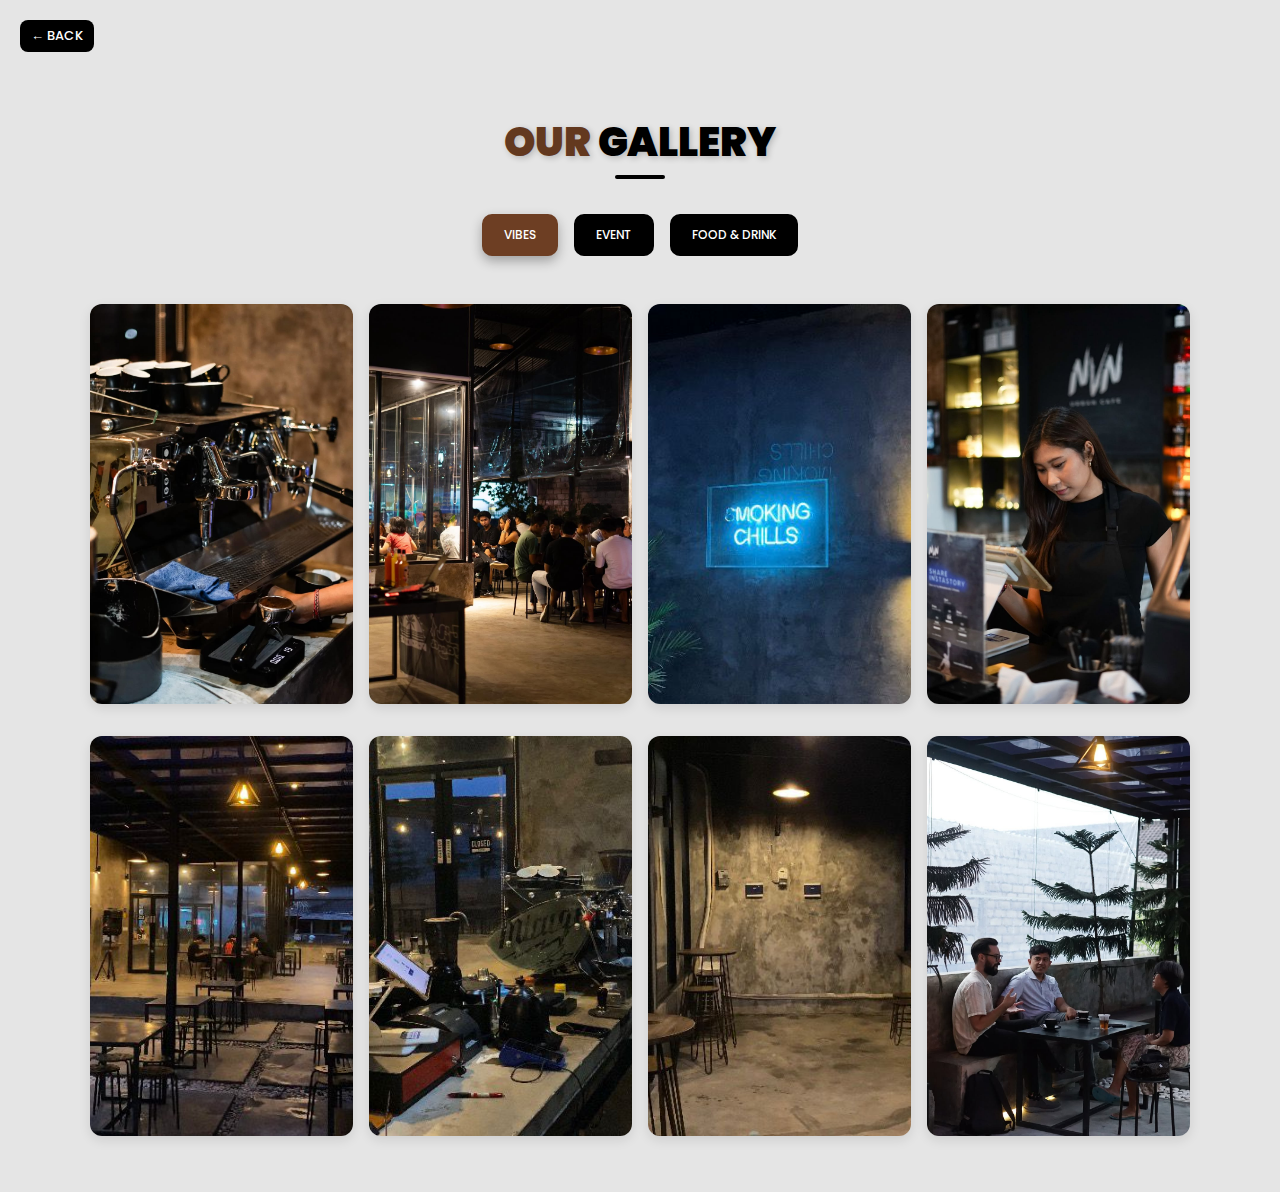
<file: gallery.html>
<!DOCTYPE html>
<html lang="id">
<head>
  <meta charset="UTF-8" />
  <meta name="viewport" content="width=device-width, initial-scale=1.0" />
  <title>Galery | NVN Urban Cafe</title>

  <!-- Bootstrap -->
  <link href="https://cdn.jsdelivr.net/npm/bootstrap@5.3.3/dist/css/bootstrap.min.css" rel="stylesheet">

  <!-- Google Font -->
  <link href="https://fonts.googleapis.com/css2?family=Poppins:wght@400;600;800&display=swap" rel="stylesheet">

  <!-- Custom CSS -->
  <link rel="stylesheet" href="gallery.css">
</head>
<body>
<script src="gallery.js"></script>

<a href="index.html#gallery" class="btn btn-back">← BACK</a>

<div class="container text-center py-5">
  <h2 class="section-title mb-4">
  <span class="title-brown">OUR</span> 
  <span class="title-black">GALLERY</span>
</h2>
 <div class="d-flex justify-content-center gap-3 mb-4">
    <button class="btn menu-btn active" data-filter="vibe">VIBES</button>
    <button class="btn menu-btn" data-filter="event">EVENT</button>
    <button class="btn menu-btn" data-filter="food">FOOD & DRINK</button>
  </div>

 <!-- Gallery Grid -->
  <div class="row g-3 gallery-row">

    <!-- ===== VIBE (8 foto = 2 baris × 4 kolom) ===== -->
    <div class="col-6 col-md-3 gallery-item" data-category="vibe">
      <div class="gallery-card"><img src="img/vibes/14.jpg" alt="Vibe 1"></div>
    </div>
    <div class="col-6 col-md-3 gallery-item" data-category="vibe">
      <div class="gallery-card"><img src="img/vibes/15.jpg" alt="Vibe 2"></div>
    </div>
    <div class="col-6 col-md-3 gallery-item" data-category="vibe">
      <div class="gallery-card"><img src="img/WhatsApp Image 2025-12-16 at 16.33.15.jpeg" alt="Vibe 3"></div>
    </div>
    <div class="col-6 col-md-3 gallery-item" data-category="vibe">
      <div class="gallery-card"><img src="img/vibes/SnapInsta.to_531914753_18077987429505854_6027556162058354956_n.jpg" alt="Vibe 4"></div>
    </div>

    <div class="col-6 col-md-3 gallery-item" data-category="vibe">
      <div class="gallery-card"><img src="img/WhatsApp Image 2025-12-16 at 16.33.14 (2).jpeg" alt="Vibe 5"></div>
    </div>
    <div class="col-6 col-md-3 gallery-item" data-category="vibe">
      <div class="gallery-card"><img src="img/WhatsApp Image 2025-12-16 at 16.33.17 (1).jpeg" alt="Vibe 6"></div>
    </div>
    <div class="col-6 col-md-3 gallery-item" data-category="vibe">
      <div class="gallery-card"><img src="img/WhatsApp Image 2025-12-16 at 16.33.14.jpeg" alt="Vibe 7"></div>
    </div>
    <div class="col-6 col-md-3 gallery-item" data-category="vibe">
      <div class="gallery-card"><img src="img/vibes/SnapInsta.to_476274733_18057072599505854_9178067258002773386_n.jpg" alt="Vibe 8"></div>
    </div>

    <!-- ===== EVENT ===== -->
    <div class="col-6 col-md-3 gallery-item" data-category="event" style="display:none;">
      <div class="gallery-card"><img src="img/event/SnapInsta.to_181114959_2833518930243783_5144882021239004746_n.jpg" alt="Event 1"></div>
    </div>
    <div class="col-6 col-md-3 gallery-item" data-category="event" style="display:none;">
      <div class="gallery-card"><img src="img/event/SnapInsta.to_453441752_522343616901778_3078336867116604476_n.jpg" alt="Event 2"></div>
    </div>
    <div class="col-6 col-md-3 gallery-item" data-category="event" style="display:none;">
     <div class="gallery-card"><img src="img/event/WhatsApp Image 2025-12-18 at 16.04.05.jpeg" alt="Event 2"></div>
    </div>
    <div class="col-6 col-md-3 gallery-item" data-category="event" style="display:none;">
      <div class="gallery-card"><img src="img/event/WhatsApp Image 2025-12-18 at 16.04.06.jpeg" alt="Event 2"></div>
    </div>

    <!-- ===== FOOD ===== -->
    <div class="col-6 col-md-3 gallery-item" data-category="food" style="display:none;">
      <div class="gallery-card"><img src="img/food&drink/cs2.jpg" alt="Food 1"></div>
    </div>
    <div class="col-6 col-md-3 gallery-item" data-category="food" style="display:none;">
      <div class="gallery-card"><img src="img/food&drink/cs3.jpg" alt="Food 2"></div>
    </div>
    <div class="col-6 col-md-3 gallery-item" data-category="food" style="display:none;">
      <div class="gallery-card"><img src="img/food&drink/WhatsApp Image 2025-12-18 at 15.59.50.jpeg" alt="Food 2"></div>
    </div>
    <div class="col-6 col-md-3 gallery-item" data-category="food" style="display:none;">
      <div class="gallery-card"><img src="img/food&drink/WhatsApp Image 2025-12-18 at 15.59.56.jpeg" alt="Food 2"></div>
    </div>

<!-- Bootstrap JS -->
<script src="https://cdn.jsdelivr.net/npm/bootstrap@5.3.3/dist/js/bootstrap.bundle.min.js"></script>
<!-- SCRIPT FILTER -->
</body>
</html>
</file>
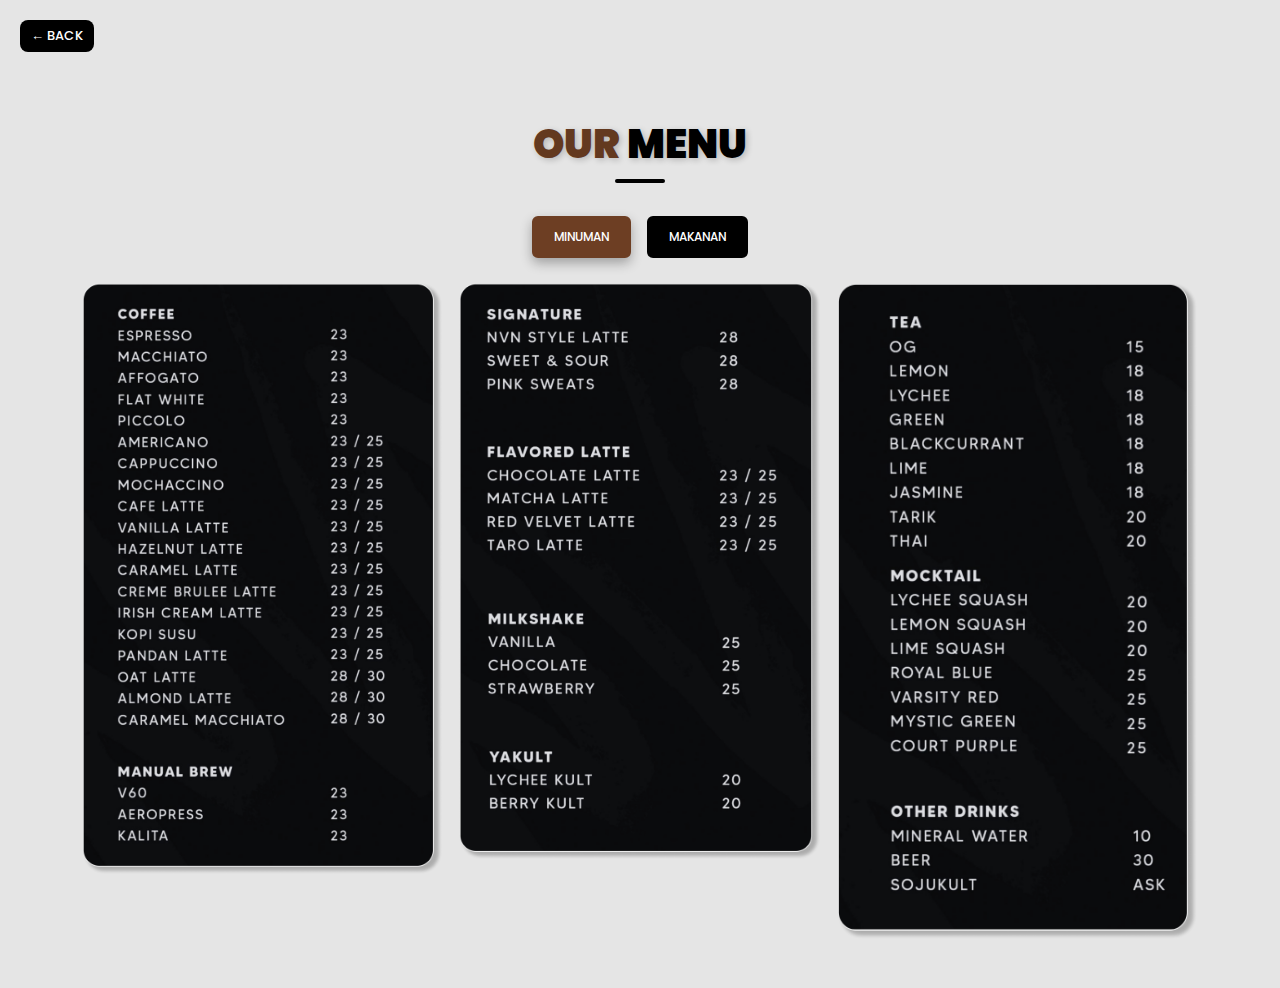
<file: Menu.html>
<!DOCTYPE html>
<html lang="id">
<head>
  <meta charset="UTF-8" />
  <meta name="viewport" content="width=device-width, initial-scale=1.0" />
  <title>Menu | NVN Urban Cafe</title>

  <!-- Bootstrap -->
  <link href="https://cdn.jsdelivr.net/npm/bootstrap@5.3.3/dist/css/bootstrap.min.css" rel="stylesheet">

  <!-- Google Font -->
  <link href="https://fonts.googleapis.com/css2?family=Poppins:wght@400;600;800&display=swap" rel="stylesheet">

  <!-- Custom CSS -->
  <link rel="stylesheet" href="menu.css" >
</head>
<body>
<script src="menu.js"></script>

<a href="index.html#menu" class="btn btn-back">← BACK</a>

<div class="container text-center py-5">
 <h2 class="section-title mb-5">
  <span class="title-brown">OUR</span> 
  <span class="title-black">MENU</span>
</h2>

  <!-- Tombol Tab -->
  <div class="d-flex justify-content-center gap-3 mb-4">
    <button class="btn menu-btn active" id="btnMinuman">MINUMAN</button>
    <button class="btn menu-btn" id="btnMakanan">MAKANAN</button>
  </div>

  <!-- Flip Container -->
  <div class="menu-container">

      <!-- DEPAN (Minuman) -->
      <div class="menu-content menu-minuman">
        <div class="row g-3 justify-content-center">
          <div class="col-md-4 col-sm-6">
            <div class="menu-card"><img src="img/image.png" class="menu-img" alt="Minuman 1"></div>
          </div>
          <div class="col-md-4 col-sm-6">
            <div class="menu-card"><img src="img/image (1).png" class="menu-img" alt="Minuman 2"></div>
          </div>
          <div class="col-md-4 col-sm-6">
            <div class="menu-card"><img src="img/image (2).png" class="menu-img" alt="Minuman 3"></div>
          </div>
        </div>
      </div>

      <!-- BELAKANG (Makanan) -->
     <div class="menu-content menu-makanan">
        <div class="row g-3 justify-content-center">
          <div class="col-md-4 col-sm-6">
            <div class="menu-card"><img src="img/1.png" class="menu-img" alt="Makanan 1"></div>
          </div>
          <div class="col-md-4 col-sm-6">
            <div class="menu-card"><img src="img/2.png" class="menu-img" alt="Makanan 2"></div>
          </div>
          <div class="col-md-4 col-sm-6">
            <div class="menu-card"><img src="img/3.png" class="menu-img" alt="Makanan 3"></div>
          </div>
          <div class="col-md-4 col-sm-6">
            <div class="menu-card"><img src="img/4.png" class="menu-img" alt="Makanan 4"></div>
          </div>
          <div class="col-md-4 col-sm-6">
            <div class="menu-card"><img src="img/5.png" class="menu-img" alt="Makanan 5"></div>
          </div>
          <div class="col-md-4 col-sm-6">
            <div class="menu-card"><img src="img/6.png" class="menu-img" alt="Makanan 6"></div>
          </div>
        </div>
      </div>

    </div>
  </div>
</div>

  <!-- Bootstrap JS -->
  <script src="https://cdn.jsdelivr.net/npm/bootstrap@5.3.3/dist/js/bootstrap.bundle.min.js"></script>
</body>
</html>
</file>
<file: gallery.css>
/* ========================== */
/* GLOBAL STYLE */
/* ========================== */
body {
  background-color: #E5E5E5;
  font-family: 'Poppins', sans-serif;
  margin: 0;
  padding: 0;
  /* Global Title Styling */


/* Warna judul dua bagian */
.title-brown {
  color: #63391f;
}

.title-black {
  color: #000000;
}

}

/* ========================== */
/* TITLE */
/* ========================== */
.section-title {
  position: relative; /* ✨ penting agar ::after menempel ke elemen ini */
  font-weight: 900; /* typografi tebal */
  font-size: 40px;
  line-height: 1.1;
  color: #000000; /* warna coklat */
  z-index: 4; /* agar tetap di atas */
  text-shadow: 2px 2px 6px rgba(0, 0, 0, 0.2);
  text-align: center; /* ✨ biar teks dan garis sejajar tengah */
  margin-bottom: 50px !important; /* jarak title ke tombol filter */
}

.section-title::after {
  content: "";
  position: absolute;
  left: 50%;
  bottom: -15px; /* beri jarak sedikit dari teks */
  transform: translateX(-50%);
  width: 50px; /* panjang garis */
  height: 4px; /* tebal garis */
  background-color: #000000; /* warna garis senada */
  border-radius: 2px;
}
.menu-btn {
  background-color: #000000;
  color: #ffffff;
  font-weight: 500;
  font-size: 12px;
  padding: 10px 20px;
  border: 2px solid #000000;
  border-radius: 10px;
  transition: all 0.3s ease;
}

.menu-btn.active,
.menu-btn:hover {
  background-color: #6d3e23;
  color: #fff;
  border: 2px solid #6d3e23;
  box-shadow: 0 5px 12px rgba(0, 0, 0, 0.3);
}


.gallery-row {
  margin: 0;
}

.gallery-item {
  padding: 8px; /* beri jarak antar card */
}

.gallery-card {
  overflow: hidden;
  border-radius: 12px;
  box-shadow: 0 4px 12px rgba(0, 0, 0, 0.1);
  height: 400px;
  transition: transform 0.4s ease, box-shadow 0.4s ease;
}

.gallery-card img {
  width: 100%;
  height: 100%;
  object-fit: cover;
  display: block;
  transition: transform 0.4s ease;
}

.gallery-card:hover img {
  transform: scale(1.05);
}
/* ========================== */
/* BACK BUTTON */
/* ========================== */
.btn-back {
  display: inline-block;
  margin: 20px;
  padding: 5px 10px;
  background-color: #000000;
  color: #fff;
  border-radius: 8px;
  text-decoration: none;
  font-weight: 500;
  font-size: 13px;
  transition: background-color 0.3s ease;
}

.btn-back:hover {
  background-color: #6d3e23;
  color: #fff;
}
/* ========================== */
/* BACK BUTTON */
/* ========================== */
.btn-back {
  display: inline-block;
  margin: 20px;
  padding: 5px 10px;
  background-color: #000000;
  color: #fff;
  border-radius: 8px;
  text-decoration: none;
  font-weight: 500;
  font-size: 13px;
  transition: background-color 0.3s ease;
}

.btn-back:hover {
  background-color: #6d3e23;
  color: #fff;
}
/* ========================== */
/* RESPONSIVE (Tablet & Mobile) */
/* ========================== */
@media (max-width: 992px) {
  .section-title {
    font-size: 40px;
  }
  .gallery-card {
    height: 250px; /* sedikit lebih kecil */
  }

  .gallery-item {
    padding: 6px;
  }
}

@media (max-width: 768px) {

  /* 🔠 Judul lebih kecil dan jaraknya dirapikan */
  .section-title {
    font-size: 30px;
    margin-bottom: 3rem;
  }

   .gallery-card {
    height: 220px; /* biar proporsional */
    margin-bottom: 10px;
  }

  .gallery-card img {
    object-fit: cover;
  }

  .gallery-item {
    padding: 5px;
  }
}
/* ========================== */
/* LEBIH KECIL LAGI (HP kecil ≤576px) */
/* ========================== */
@media (max-width: 576px) {
  .section-title {
    font-size: 30px;
  }

 .gallery-card {
    height: 180px; /* lebih kecil lagi */
    margin-bottom: 8px;
  }

  .gallery-item {
    padding: 4px;
  }

  .gallery-card:hover img {
    transform: scale(1.03); /* efek hover lebih lembut di hp */
  }
}
</file>
<file: menu.css>
/* ========================== */
/* GLOBAL STYLE */
/* ========================== */
body {
  background-color: #E5E5E5;
  font-family: 'Poppins', sans-serif;
  margin: 0;
  padding: 0;
}

/* ========================== */
/* JUDUL */
/* ========================== */
.section-title {
  position: relative;
  font-weight: 900;
  font-size: 40px;
  color: #000000;
  text-shadow: 2px 2px 6px rgba(0,0,0,0.2);
  text-align: center;
  margin-bottom: 3rem;
}

/* Garis bawah judul */
.section-title::after {
  content: "";
  position: absolute;
  left: 50%;
  bottom: -15px;
  transform: translateX(-50%);
  width: 50px;
  height: 4px;
  background-color: #000000;
  border-radius: 2px;
}

/* Warna judul dua bagian */
.title-brown {
  color: #63391f;
}

.title-black {
  color: #000000;
}

/* ========================== */
/* TAB BUTTON */
/* ========================== */
.menu-btn {
  background-color: #000000;
  color: #ffffff;
  font-weight: 500;
  font-size: 12px;
  padding: 10px 20px;
  border: 2px solid #000000;
  border-radius: 6px;
  transition: all 0.3s ease;
}

.menu-btn.active,
.menu-btn:hover {
  background-color: #6d3e23;
  color: #fff;
  border: 2px solid #6d3e23;
  box-shadow: 0 5px 12px rgba(0,0,0,0.3);
}

/* ========================== */
/* MENU CARD */
/* ========================== */
.menu-card {
  background: transparent;
  border-radius: 16px;
  overflow: hidden;
  display: flex;
  align-items: center;
  justify-content: center;
  transition: transform 0.3s ease;
}

.menu-card:hover {
  transform: scale(1.03);
}

.menu-img {
  width: 100%;
  height: auto;
  object-fit: contain;
  border-radius: 16px;
  filter: brightness(0.95);
  transition: filter 0.4s ease;
}

.menu-card:hover .menu-img {
  filter: brightness(1.7);
}

/* ========================== */
/* BACK BUTTON */
/* ========================== */
.btn-back {
  display: inline-block;
  margin: 20px;
  padding: 5px 10px;
  background-color: #000000;
  color: #fff;
  border-radius: 8px;
  text-decoration: none;
  font-weight: 500;
  font-size: 13px;
  transition: background-color 0.3s ease;
}

.btn-back:hover {
  color: #fff;
  background-color: #6d3e23;
}

/* ========================== */
/* RESPONSIVE */
/* ========================== */
@media (max-width: 992px) {
  .section-title {
    font-size: 60px;
  }
  .menu-card {
    margin-bottom: 15px;
  }
}

@media (max-width: 768px) {
  .section-title {
    font-size: 45px;
  }
  .menu-card {
    margin-bottom: 15px;
  }
}
</file>
